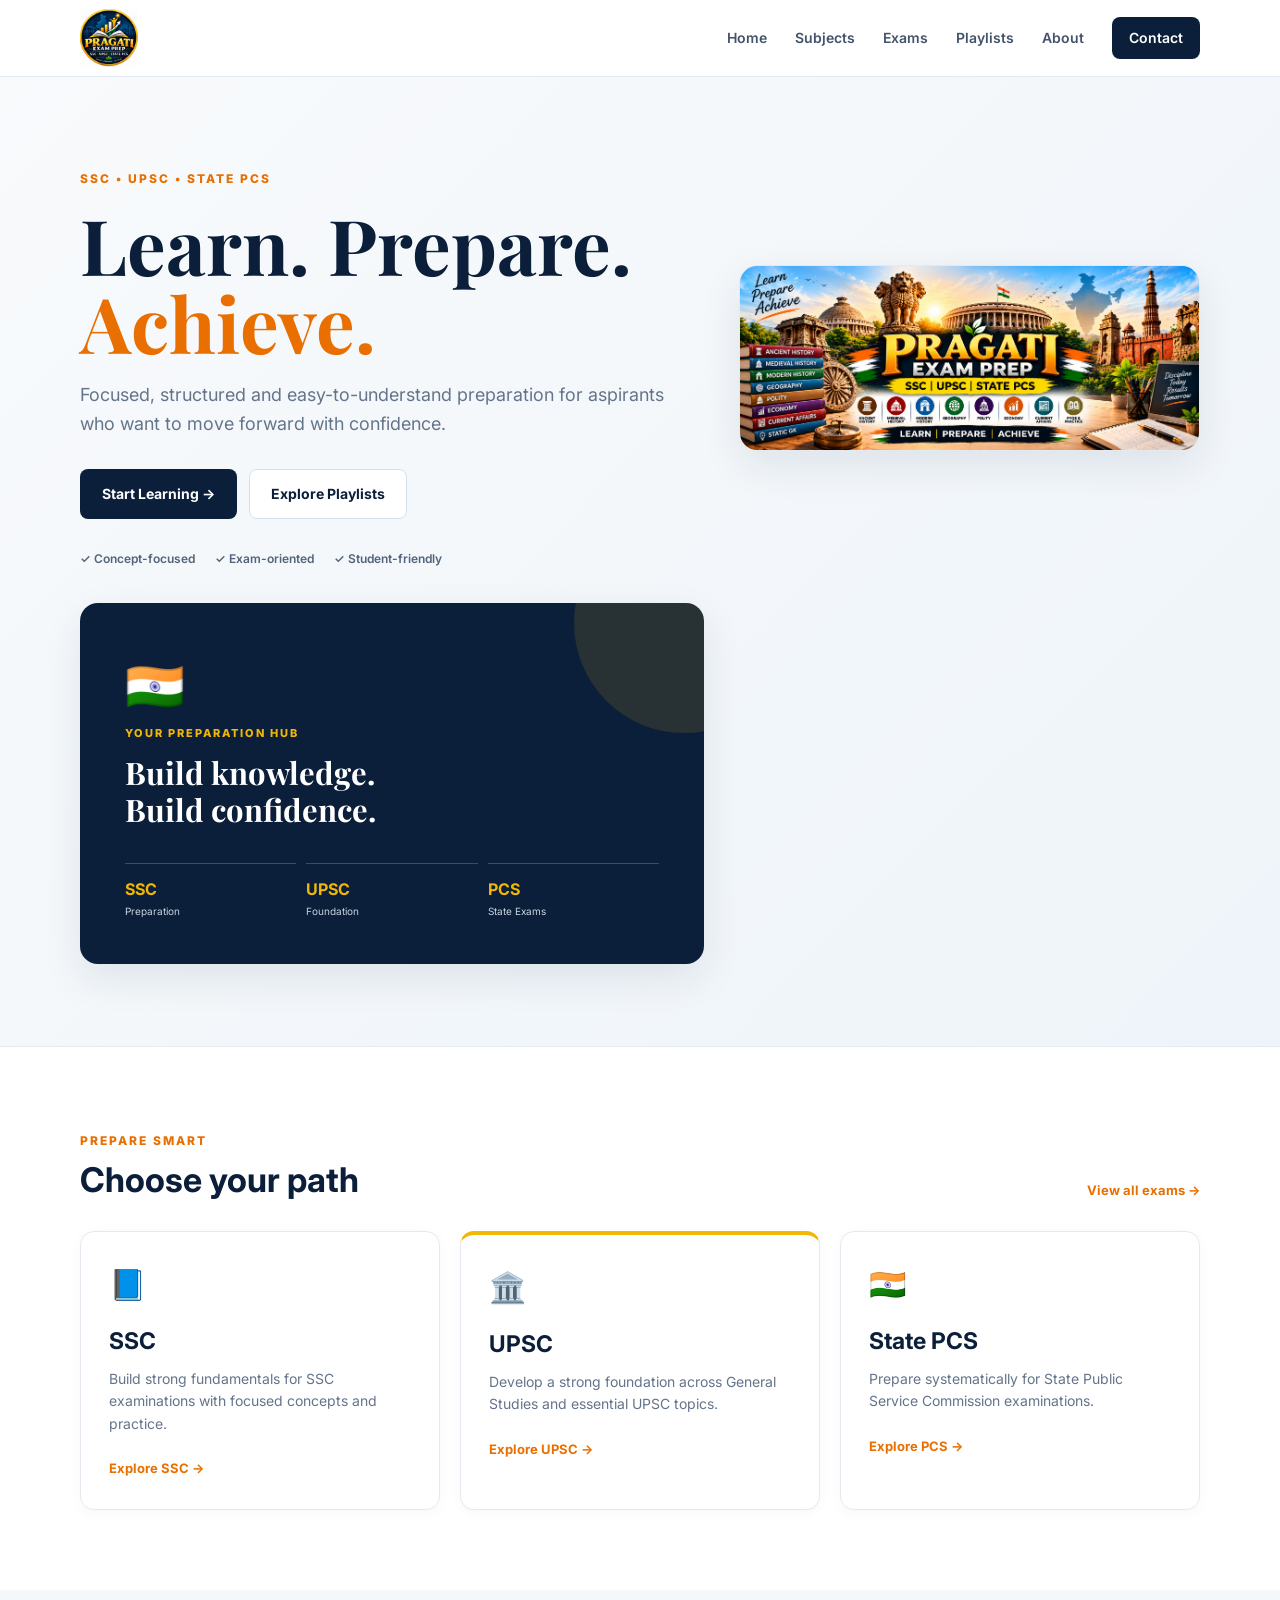
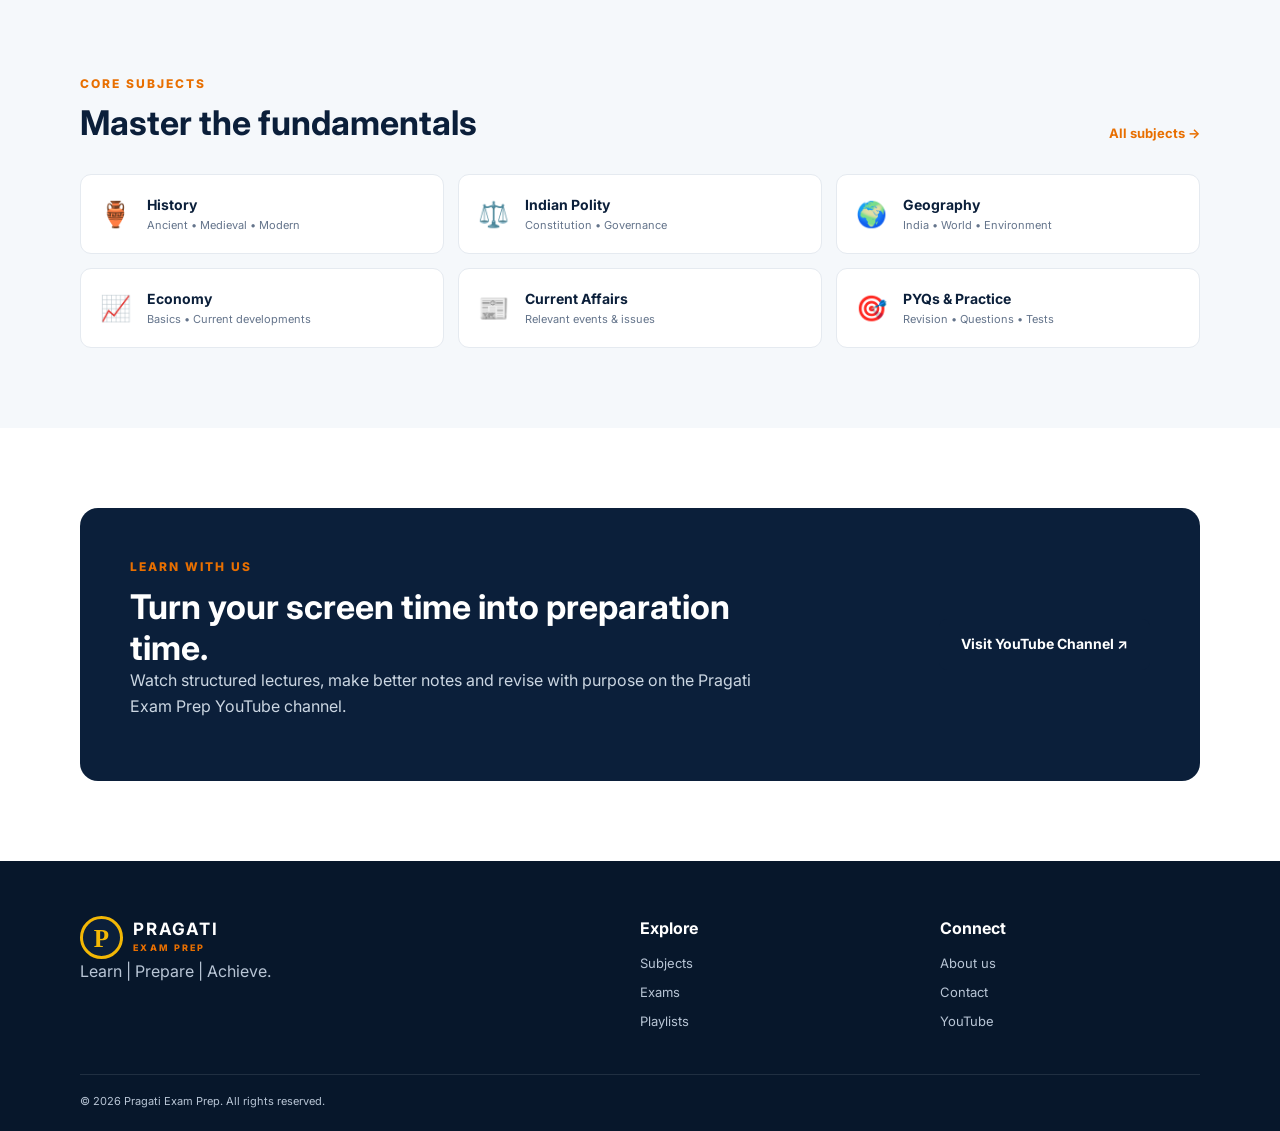
<file: index.html>
<!DOCTYPE html>
<html lang="en">
<head>
<meta charset="UTF-8">
<meta name="viewport" content="width=device-width, initial-scale=1.0">
<meta name="description" content="Pragati Exam Prep — focused SSC, UPSC and State PCS preparation. Learn | Prepare | Achieve.">
<meta name="keywords" content="SSC, UPSC, State PCS, competitive exams, history, polity, geography, current affairs">
<meta property="og:title" content="Pragati Exam Prep | SSC • UPSC • State PCS">
<meta property="og:description" content="Learn. Prepare. Achieve. Focused preparation for competitive exams.">
<meta property="og:type" content="website">
<title>Pragati Exam Prep | SSC • UPSC • State PCS</title>
<link rel="stylesheet" href="css/style.css">
</head>
<body>
<header class="site-header"><div class="container nav-wrap">
<a class="brand" href="index.html"><img class="brand-logo" src="Pragati%20Exam%20Prep%20Emblem.png" alt="Pragati Exam Prep logo"></a>
<button class="menu-btn" aria-label="Open menu">☰</button>
<nav class="nav"><a href="index.html">Home</a><a href="subjects.html">Subjects</a><a href="exams.html">Exams</a><a href="playlists.html">Playlists</a><a href="about.html">About</a><a class="nav-cta" href="contact.html">Contact</a></nav>
</div></header>
<main>
<section class="hero"><div class="container hero-grid"><div>
<span class="eyebrow">SSC • UPSC • STATE PCS</span><h1>Learn. Prepare.<br><span>Achieve.</span></h1>
<p class="hero-text">Focused, structured and easy-to-understand preparation for aspirants who want to move forward with confidence.</p>
<div class="actions"><a class="btn btn-primary" href="subjects.html">Start Learning →</a><a class="btn btn-light" href="playlists.html">Explore Playlists</a></div>
<div class="trust"><span>✓ Concept-focused</span><span>✓ Exam-oriented</span><span>✓ Student-friendly</span></div>
</div><div class="hero-visual"><img src="1.%20Pragati%20Exam%20Prep_%20Indian%20Education%20Banner.png" alt="Pragati Exam Prep — SSC, UPSC and State PCS"></div><div class="hero-card"><div class="india-symbol">🇮🇳</div><p class="card-label">YOUR PREPARATION HUB</p><h2>Build knowledge.<br>Build confidence.</h2>
<div class="mini-stats"><div><b>SSC</b><small>Preparation</small></div><div><b>UPSC</b><small>Foundation</small></div><div><b>PCS</b><small>State Exams</small></div></div></div></div></section>
<section class="section"><div class="container"><div class="section-head"><div><span class="eyebrow">PREPARE SMART</span><h2>Choose your path</h2></div><a class="text-link" href="exams.html">View all exams →</a></div>
<div class="cards three"><a class="card exam-card" href="exams.html#ssc"><span class="icon">📘</span><h3>SSC</h3><p>Build strong fundamentals for SSC examinations with focused concepts and practice.</p><span class="learn">Explore SSC →</span></a>
<a class="card exam-card featured" href="exams.html#upsc"><span class="icon">🏛️</span><h3>UPSC</h3><p>Develop a strong foundation across General Studies and essential UPSC topics.</p><span class="learn">Explore UPSC →</span></a>
<a class="card exam-card" href="exams.html#pcs"><span class="icon">🇮🇳</span><h3>State PCS</h3><p>Prepare systematically for State Public Service Commission examinations.</p><span class="learn">Explore PCS →</span></a></div></div></section>
<section class="section soft"><div class="container"><div class="section-head"><div><span class="eyebrow">CORE SUBJECTS</span><h2>Master the fundamentals</h2></div><a class="text-link" href="subjects.html">All subjects →</a></div>
<div class="subject-grid"><a href="subjects.html#history" class="subject"><span>🏺</span><div><b>History</b><small>Ancient • Medieval • Modern</small></div></a><a href="subjects.html#polity" class="subject"><span>⚖️</span><div><b>Indian Polity</b><small>Constitution • Governance</small></div></a><a href="subjects.html#geography" class="subject"><span>🌍</span><div><b>Geography</b><small>India • World • Environment</small></div></a><a href="subjects.html#economy" class="subject"><span>📈</span><div><b>Economy</b><small>Basics • Current developments</small></div></a><a href="subjects.html#current-affairs" class="subject"><span>📰</span><div><b>Current Affairs</b><small>Relevant events & issues</small></div></a><a href="subjects.html#practice" class="subject"><span>🎯</span><div><b>PYQs & Practice</b><small>Revision • Questions • Tests</small></div></a></div></div></section>
<section class="section"><div class="container youtube-banner"><div><span class="eyebrow">LEARN WITH US</span><h2>Turn your screen time into preparation time.</h2><p>Watch structured lectures, make better notes and revise with purpose on the Pragati Exam Prep YouTube channel.</p></div><a class="btn btn-primary" href="https://www.youtube.com/@ExamVerseEducation" target="_blank" rel="noopener" id="youtubeLink">Visit YouTube Channel ↗</a></div></section>
</main>
<footer class="footer"><div class="container footer-grid"><div><a class="brand footer-brand" href="index.html"><span class="brand-mark">P</span><span><strong>PRAGATI</strong><small>EXAM PREP</small></span></a><p>Learn | Prepare | Achieve.</p></div><div><b>Explore</b><a href="subjects.html">Subjects</a><a href="exams.html">Exams</a><a href="playlists.html">Playlists</a></div><div><b>Connect</b><a href="about.html">About us</a><a href="contact.html">Contact</a><a href="https://www.youtube.com/@ExamVerseEducation" target="_blank" rel="noopener" id="footerYoutube">YouTube</a></div></div><div class="container copyright">© <span id="year"></span> Pragati Exam Prep. All rights reserved.</div></footer>
<script src="js/script.js"></script></body></html>
</file>
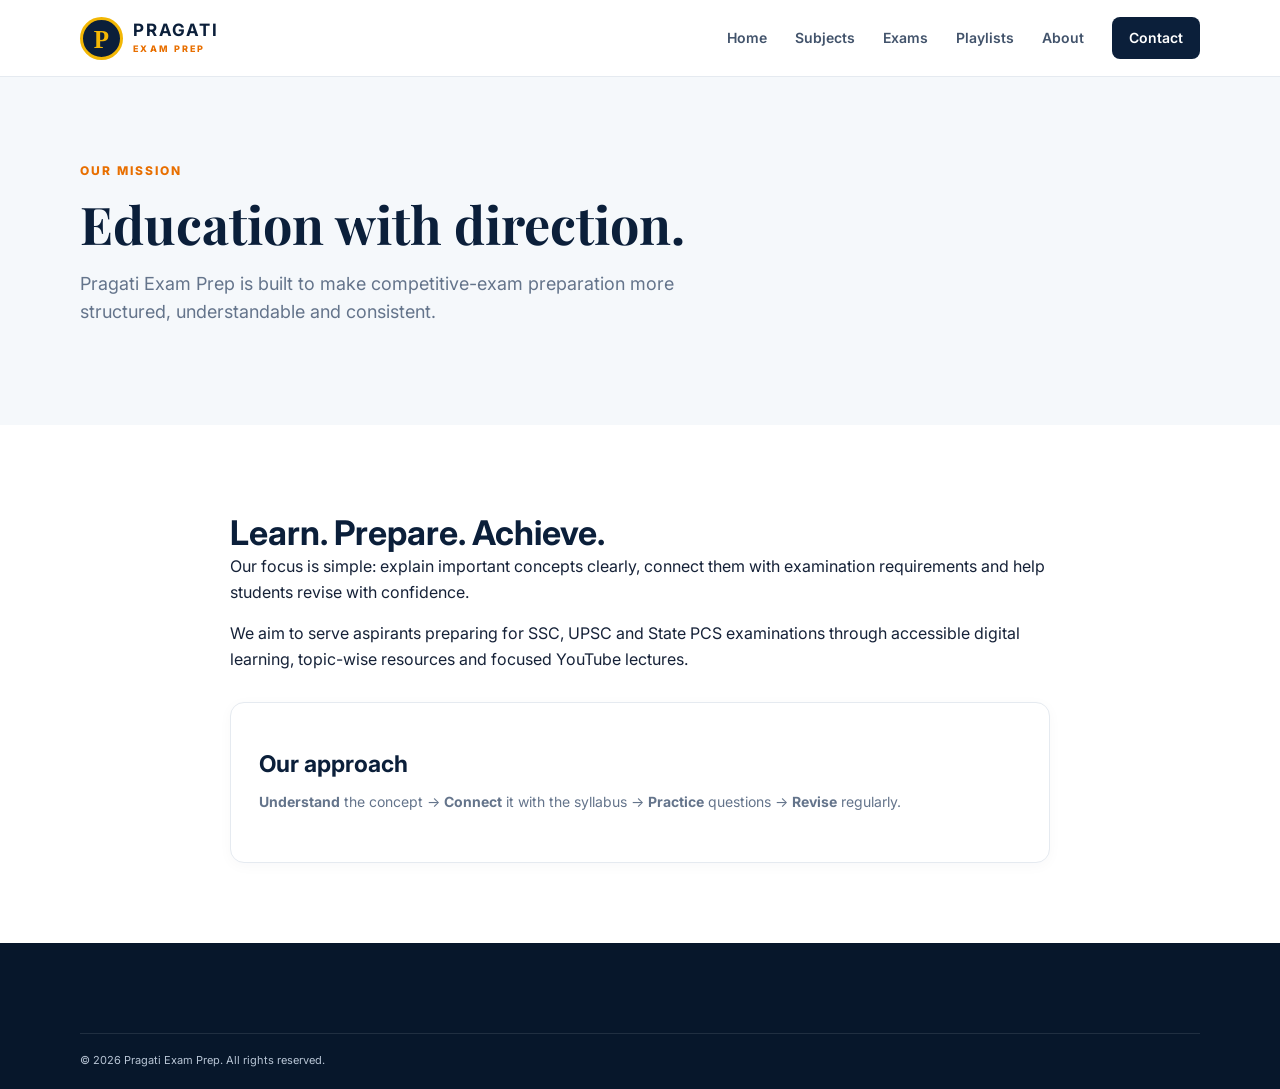
<file: about.html>
<!DOCTYPE html><html lang="en"><head><meta charset="UTF-8"><meta name="viewport" content="width=device-width,initial-scale=1"><meta name="description" content="About Pragati Exam Prep — Learn, Prepare, Achieve."><title>About | Pragati Exam Prep</title><link rel="stylesheet" href="css/style.css"></head><body><header class="site-header"><div class="container nav-wrap"><a class="brand" href="index.html"><span class="brand-mark">P</span><span><strong>PRAGATI</strong><small>EXAM PREP</small></span></a><button class="menu-btn">☰</button><nav class="nav"><a href="index.html">Home</a><a href="subjects.html">Subjects</a><a href="exams.html">Exams</a><a href="playlists.html">Playlists</a><a href="about.html">About</a><a class="nav-cta" href="contact.html">Contact</a></nav></div></header><main><section class="section soft"><div class="container"><span class="eyebrow">OUR MISSION</span><h1 style="font-size:52px">Education with direction.</h1><p class="hero-text">Pragati Exam Prep is built to make competitive-exam preparation more structured, understandable and consistent.</p></div></section><section class="section"><div class="container" style="max-width:820px"><h2>Learn. Prepare. Achieve.</h2><p>Our focus is simple: explain important concepts clearly, connect them with examination requirements and help students revise with confidence.</p><p>We aim to serve aspirants preparing for SSC, UPSC and State PCS examinations through accessible digital learning, topic-wise resources and focused YouTube lectures.</p><div class="card" style="margin-top:30px"><h3>Our approach</h3><p><strong>Understand</strong> the concept → <strong>Connect</strong> it with the syllabus → <strong>Practice</strong> questions → <strong>Revise</strong> regularly.</p></div></div></section></main><footer class="footer"><div class="container copyright">© <span id="year"></span> Pragati Exam Prep. All rights reserved.</div></footer><script src="js/script.js"></script></body></html>
</file>
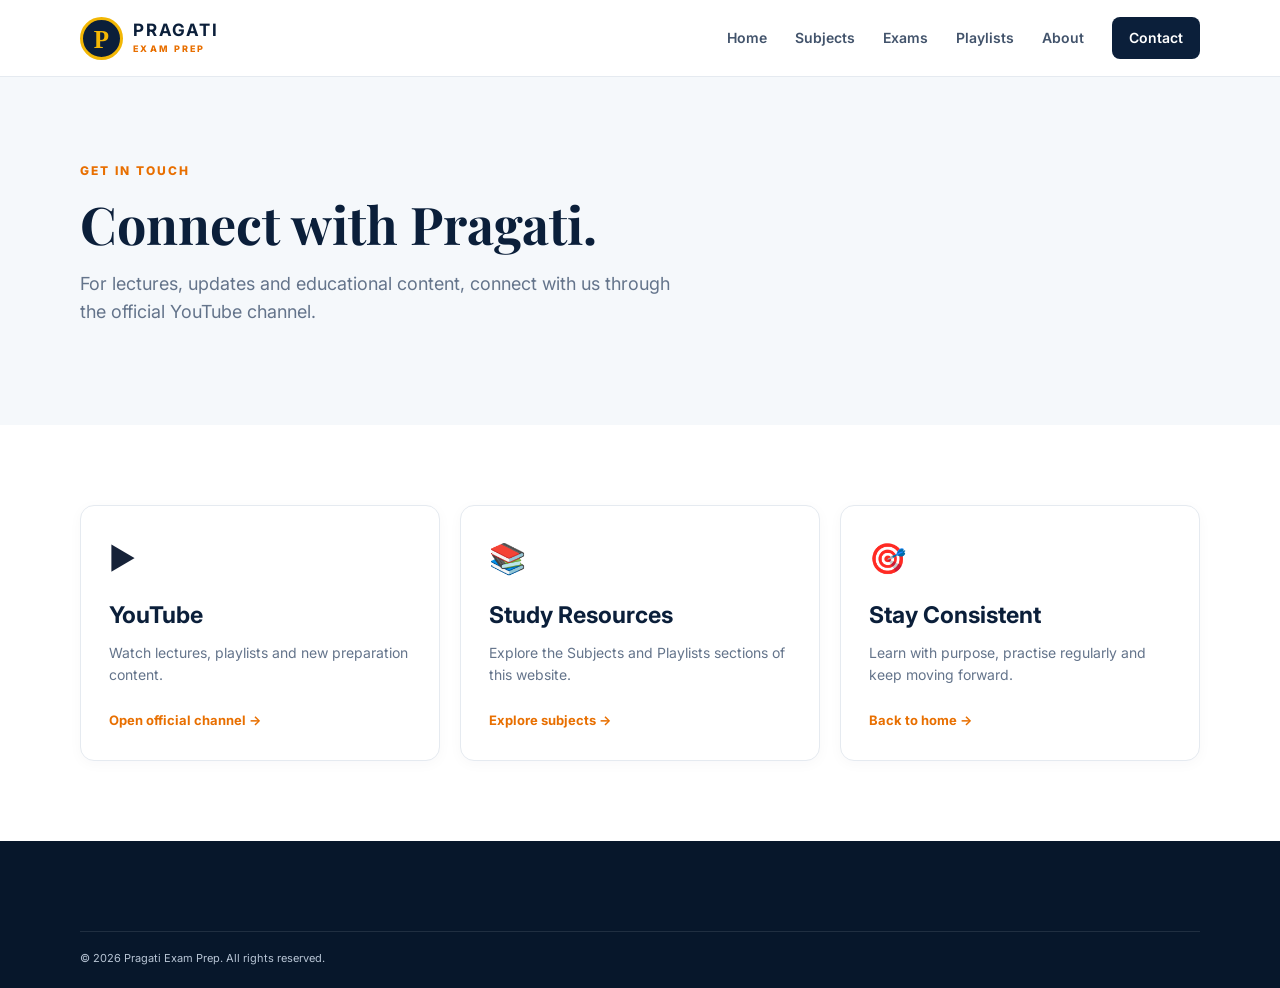
<file: contact.html>
<!DOCTYPE html><html lang="en"><head><meta charset="UTF-8"><meta name="viewport" content="width=device-width,initial-scale=1"><meta name="description" content="Contact Pragati Exam Prep and visit our official YouTube channel."><title>Contact | Pragati Exam Prep</title><link rel="stylesheet" href="css/style.css"></head><body><header class="site-header"><div class="container nav-wrap"><a class="brand" href="index.html"><span class="brand-mark">P</span><span><strong>PRAGATI</strong><small>EXAM PREP</small></span></a><button class="menu-btn">☰</button><nav class="nav"><a href="index.html">Home</a><a href="subjects.html">Subjects</a><a href="exams.html">Exams</a><a href="playlists.html">Playlists</a><a href="about.html">About</a><a class="nav-cta" href="contact.html">Contact</a></nav></div></header><main><section class="section soft"><div class="container"><span class="eyebrow">GET IN TOUCH</span><h1 style="font-size:52px">Connect with Pragati.</h1><p class="hero-text">For lectures, updates and educational content, connect with us through the official YouTube channel.</p></div></section><section class="section"><div class="container cards three"><div class="card"><span class="icon">▶️</span><h3>YouTube</h3><p>Watch lectures, playlists and new preparation content.</p><a class="learn" href="https://www.youtube.com/@ExamVerseEducation" target="_blank" rel="noopener">Open official channel →</a></div><div class="card"><span class="icon">📚</span><h3>Study Resources</h3><p>Explore the Subjects and Playlists sections of this website.</p><a class="learn" href="subjects.html">Explore subjects →</a></div><div class="card"><span class="icon">🎯</span><h3>Stay Consistent</h3><p>Learn with purpose, practise regularly and keep moving forward.</p><a class="learn" href="index.html">Back to home →</a></div></div></section></main><footer class="footer"><div class="container copyright">© <span id="year"></span> Pragati Exam Prep. All rights reserved.</div></footer><script src="js/script.js"></script></body></html>
</file>
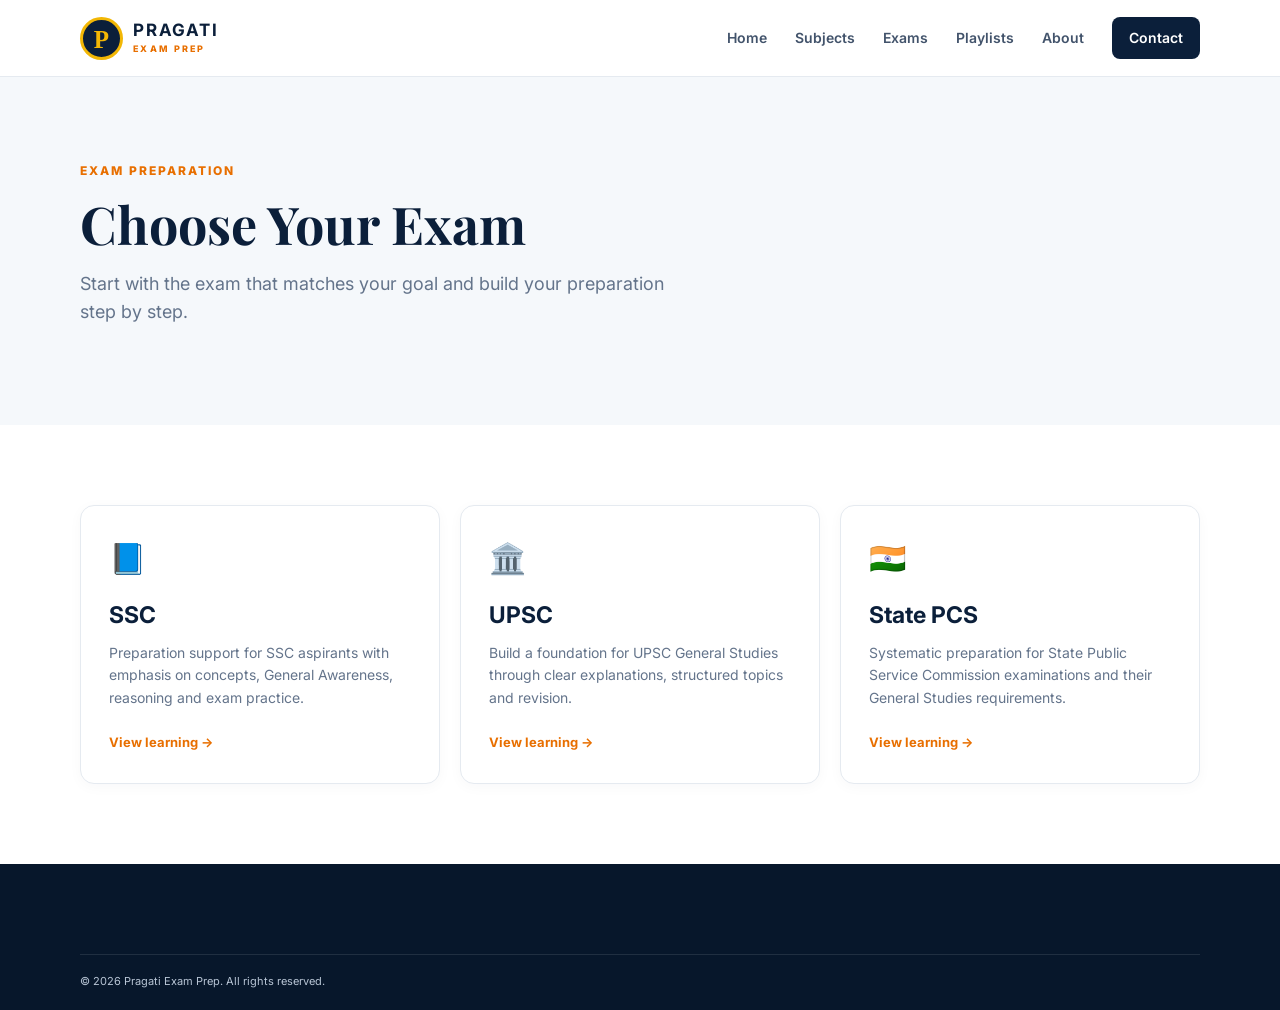
<file: exams.html>
<!DOCTYPE html><html lang="en"><head><meta charset="UTF-8"><meta name="viewport" content="width=device-width,initial-scale=1"><meta name="description" content="SSC, UPSC and State PCS preparation at Pragati Exam Prep."><title>Exams | Pragati Exam Prep</title><link rel="stylesheet" href="css/style.css"></head><body><header class="site-header"><div class="container nav-wrap"><a class="brand" href="index.html"><span class="brand-mark">P</span><span><strong>PRAGATI</strong><small>EXAM PREP</small></span></a><button class="menu-btn">☰</button><nav class="nav"><a href="index.html">Home</a><a href="subjects.html">Subjects</a><a href="exams.html">Exams</a><a href="playlists.html">Playlists</a><a href="about.html">About</a><a class="nav-cta" href="contact.html">Contact</a></nav></div></header><main><section class="section soft"><div class="container"><span class="eyebrow">EXAM PREPARATION</span><h1 style="font-size:52px">Choose Your Exam</h1><p class="hero-text">Start with the exam that matches your goal and build your preparation step by step.</p></div></section><section class="section"><div class="container cards three"><article id="ssc" class="card"><span class="icon">📘</span><h3>SSC</h3><p>Preparation support for SSC aspirants with emphasis on concepts, General Awareness, reasoning and exam practice.</p><a class="learn" href="playlists.html">View learning →</a></article><article id="upsc" class="card featured"><span class="icon">🏛️</span><h3>UPSC</h3><p>Build a foundation for UPSC General Studies through clear explanations, structured topics and revision.</p><a class="learn" href="playlists.html">View learning →</a></article><article id="pcs" class="card"><span class="icon">🇮🇳</span><h3>State PCS</h3><p>Systematic preparation for State Public Service Commission examinations and their General Studies requirements.</p><a class="learn" href="playlists.html">View learning →</a></article></div></section></main><footer class="footer"><div class="container copyright">© <span id="year"></span> Pragati Exam Prep. All rights reserved.</div></footer><script src="js/script.js"></script></body></html>
</file>
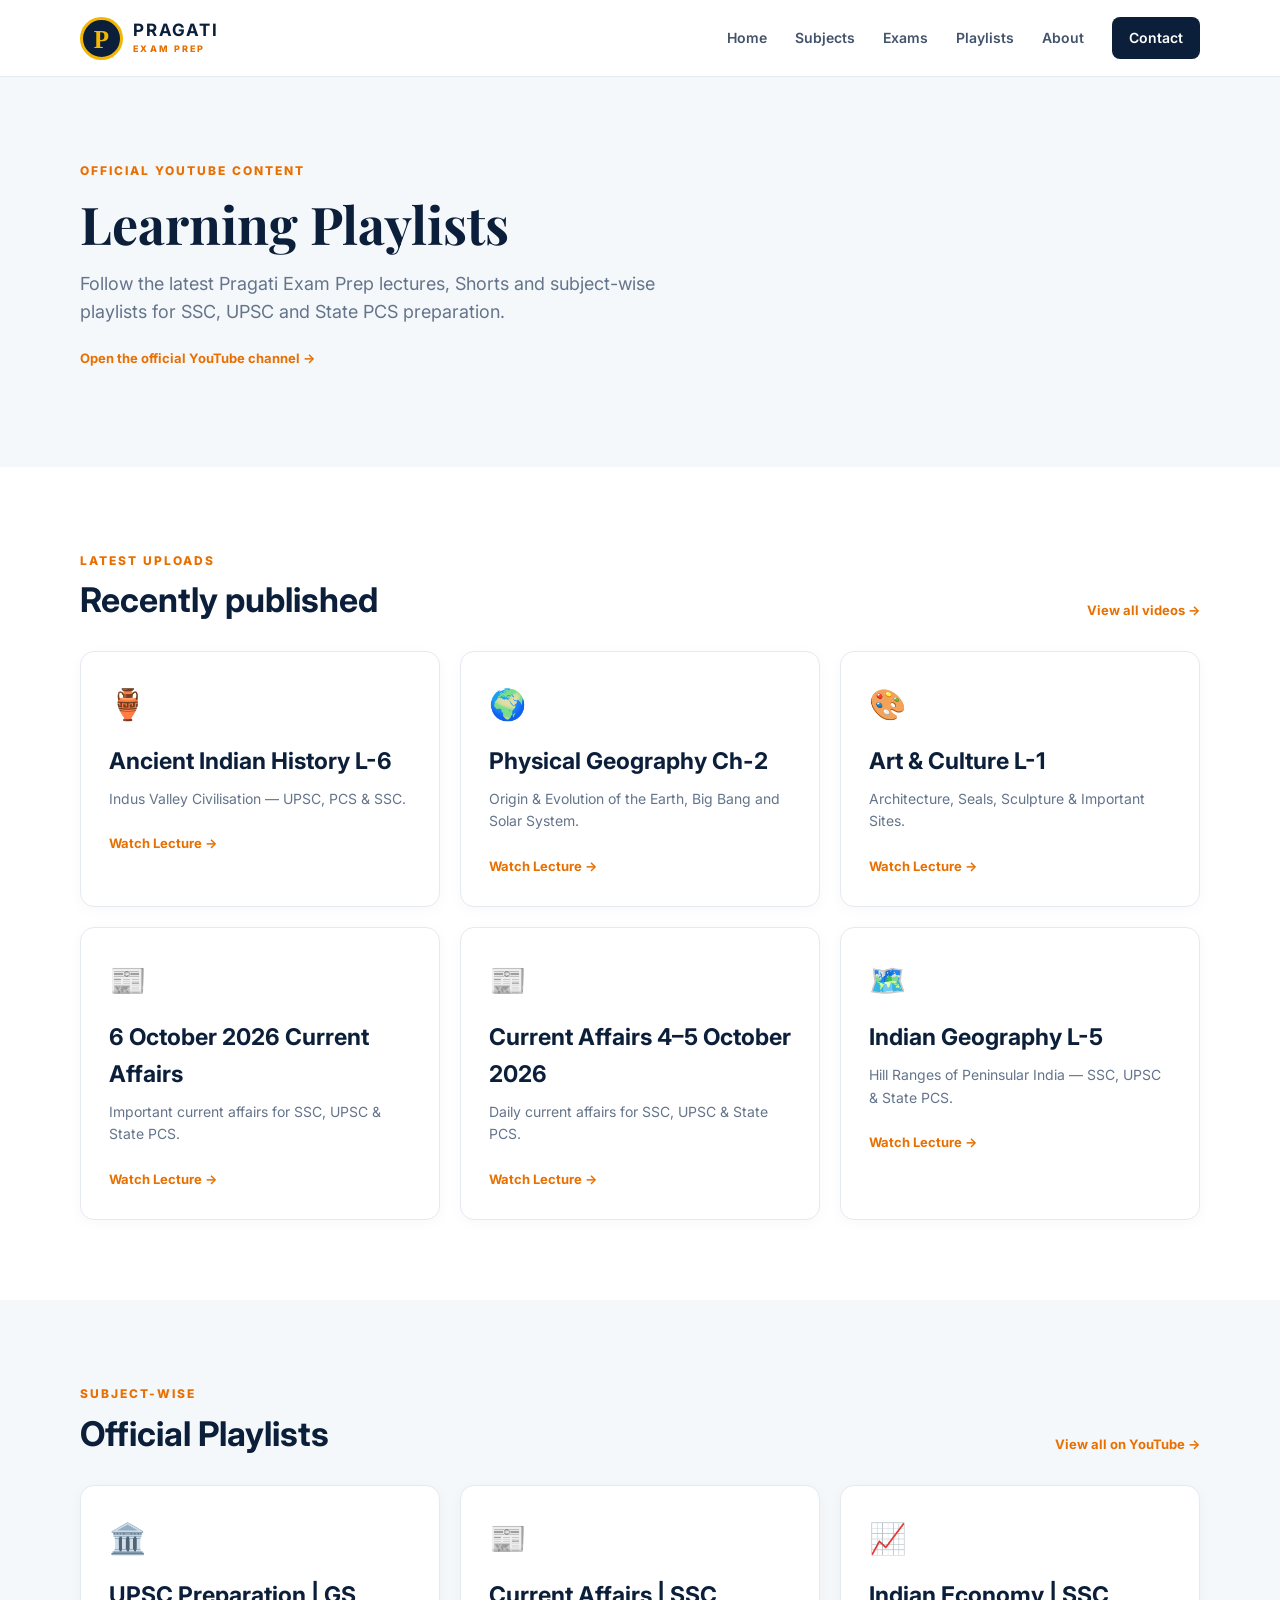
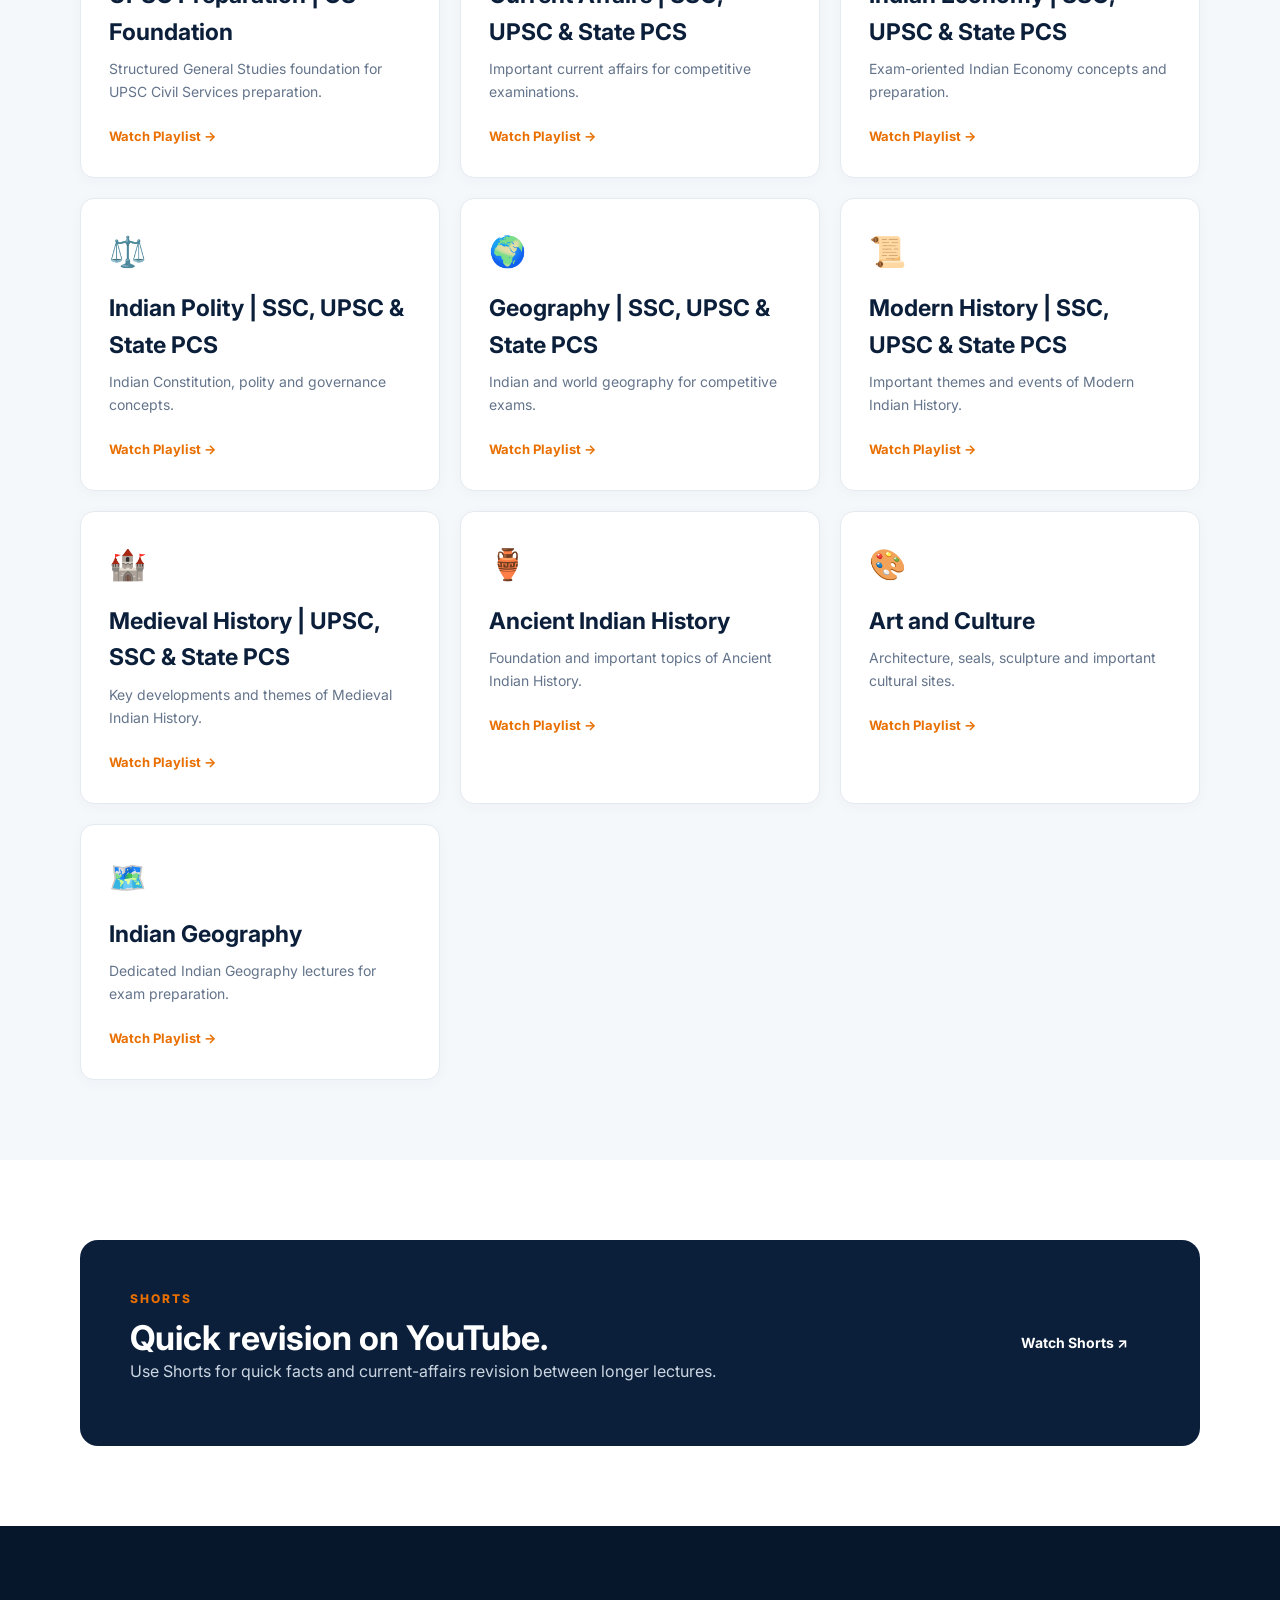
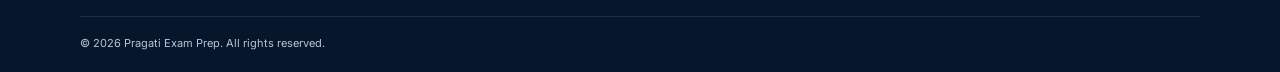
<file: playlists.html>
<!DOCTYPE html><html lang="en"><head><meta charset="UTF-8"><meta name="viewport" content="width=device-width,initial-scale=1"><meta name="description" content="Pragati Exam Prep YouTube playlists and latest lectures for SSC, UPSC and State PCS preparation."><meta property="og:title" content="Playlists | Pragati Exam Prep"><meta property="og:description" content="Official Pragati Exam Prep YouTube playlists and latest lectures."><title>Playlists | Pragati Exam Prep</title><link rel="stylesheet" href="css/style.css"></head><body><header class="site-header"><div class="container nav-wrap"><a class="brand" href="index.html"><span class="brand-mark">P</span><span><strong>PRAGATI</strong><small>EXAM PREP</small></span></a><button class="menu-btn">☰</button><nav class="nav"><a href="index.html">Home</a><a href="subjects.html">Subjects</a><a href="exams.html">Exams</a><a href="playlists.html">Playlists</a><a href="about.html">About</a><a class="nav-cta" href="contact.html">Contact</a></nav></div></header><main><section class="section soft"><div class="container"><span class="eyebrow">OFFICIAL YOUTUBE CONTENT</span><h1 style="font-size:52px">Learning Playlists</h1><p class="hero-text">Follow the latest Pragati Exam Prep lectures, Shorts and subject-wise playlists for SSC, UPSC and State PCS preparation.</p><p><a class="text-link" href="https://www.youtube.com/@ExamVerseEducation" target="_blank" rel="noopener">Open the official YouTube channel →</a></p></div></section>

<section class="section"><div class="container"><div class="section-head"><div><span class="eyebrow">LATEST UPLOADS</span><h2>Recently published</h2></div><a class="text-link" href="https://www.youtube.com/@ExamVerseEducation/videos" target="_blank" rel="noopener">View all videos →</a></div><div class="cards three">
<article class="card"><span class="icon">🏺</span><h3>Ancient Indian History L-6</h3><p>Indus Valley Civilisation — UPSC, PCS & SSC.</p><a class="learn" href="https://www.youtube.com/watch?v=p2rT7q92eQc" target="_blank" rel="noopener">Watch Lecture →</a></article>
<article class="card"><span class="icon">🌍</span><h3>Physical Geography Ch-2</h3><p>Origin & Evolution of the Earth, Big Bang and Solar System.</p><a class="learn" href="https://www.youtube.com/watch?v=X904qJaF2hA" target="_blank" rel="noopener">Watch Lecture →</a></article>
<article class="card"><span class="icon">🎨</span><h3>Art & Culture L-1</h3><p>Architecture, Seals, Sculpture & Important Sites.</p><a class="learn" href="https://www.youtube.com/watch?v=yDcx6G-glWg" target="_blank" rel="noopener">Watch Lecture →</a></article>
<article class="card"><span class="icon">📰</span><h3>6 October 2026 Current Affairs</h3><p>Important current affairs for SSC, UPSC & State PCS.</p><a class="learn" href="https://www.youtube.com/watch?v=Uk47Q4_W5Io" target="_blank" rel="noopener">Watch Lecture →</a></article>
<article class="card"><span class="icon">📰</span><h3>Current Affairs 4–5 October 2026</h3><p>Daily current affairs for SSC, UPSC & State PCS.</p><a class="learn" href="https://www.youtube.com/watch?v=dMiULmWQEoM" target="_blank" rel="noopener">Watch Lecture →</a></article>
<article class="card"><span class="icon">🗺️</span><h3>Indian Geography L-5</h3><p>Hill Ranges of Peninsular India — SSC, UPSC & State PCS.</p><a class="learn" href="https://www.youtube.com/watch?v=P8YGfKp4d7E" target="_blank" rel="noopener">Watch Lecture →</a></article>
</div></div></section>

<section class="section soft"><div class="container"><div class="section-head"><div><span class="eyebrow">SUBJECT-WISE</span><h2>Official Playlists</h2></div><a class="text-link" href="https://www.youtube.com/@ExamVerseEducation/playlists" target="_blank" rel="noopener">View all on YouTube →</a></div><div class="cards three">
<article class="card"><span class="icon">🏛️</span><h3>UPSC Preparation | GS Foundation</h3><p>Structured General Studies foundation for UPSC Civil Services preparation.</p><a class="learn" href="https://www.youtube.com/playlist?list=PLHlvmUj345GM" target="_blank" rel="noopener">Watch Playlist →</a></article>
<article class="card"><span class="icon">📰</span><h3>Current Affairs | SSC, UPSC & State PCS</h3><p>Important current affairs for competitive examinations.</p><a class="learn" href="https://www.youtube.com/playlist?list=PLKOkAfjJ4d9U" target="_blank" rel="noopener">Watch Playlist →</a></article>
<article class="card"><span class="icon">📈</span><h3>Indian Economy | SSC, UPSC & State PCS</h3><p>Exam-oriented Indian Economy concepts and preparation.</p><a class="learn" href="https://www.youtube.com/playlist?list=PLa5FMoq6axWk" target="_blank" rel="noopener">Watch Playlist →</a></article>
<article class="card"><span class="icon">⚖️</span><h3>Indian Polity | SSC, UPSC & State PCS</h3><p>Indian Constitution, polity and governance concepts.</p><a class="learn" href="https://www.youtube.com/playlist?list=PLbYgD4_x8E5E" target="_blank" rel="noopener">Watch Playlist →</a></article>
<article class="card"><span class="icon">🌍</span><h3>Geography | SSC, UPSC & State PCS</h3><p>Indian and world geography for competitive exams.</p><a class="learn" href="https://www.youtube.com/playlist?list=PLW2enr1DX4oI" target="_blank" rel="noopener">Watch Playlist →</a></article>
<article class="card"><span class="icon">📜</span><h3>Modern History | SSC, UPSC & State PCS</h3><p>Important themes and events of Modern Indian History.</p><a class="learn" href="https://www.youtube.com/playlist?list=PLG6N6IJQHO8s" target="_blank" rel="noopener">Watch Playlist →</a></article>
<article class="card"><span class="icon">🏰</span><h3>Medieval History | UPSC, SSC & State PCS</h3><p>Key developments and themes of Medieval Indian History.</p><a class="learn" href="https://www.youtube.com/playlist?list=PLbA1wDccmNOs" target="_blank" rel="noopener">Watch Playlist →</a></article>
<article class="card"><span class="icon">🏺</span><h3>Ancient Indian History</h3><p>Foundation and important topics of Ancient Indian History.</p><a class="learn" href="https://www.youtube.com/playlist?list=PLCpvWazxGYM0" target="_blank" rel="noopener">Watch Playlist →</a></article>
<article class="card"><span class="icon">🎨</span><h3>Art and Culture</h3><p>Architecture, seals, sculpture and important cultural sites.</p><a class="learn" href="https://www.youtube.com/playlist?list=PLSS4UyOAfJXk" target="_blank" rel="noopener">Watch Playlist →</a></article>
<article class="card"><span class="icon">🗺️</span><h3>Indian Geography</h3><p>Dedicated Indian Geography lectures for exam preparation.</p><a class="learn" href="https://www.youtube.com/playlist?list=PLG5aTr4I6oeU" target="_blank" rel="noopener">Watch Playlist →</a></article>
</div></div></section>

<section class="section"><div class="container youtube-banner"><div><span class="eyebrow">SHORTS</span><h2>Quick revision on YouTube.</h2><p>Use Shorts for quick facts and current-affairs revision between longer lectures.</p></div><a class="btn btn-primary" href="https://www.youtube.com/@ExamVerseEducation/shorts" target="_blank" rel="noopener">Watch Shorts ↗</a></div></section>
</main><footer class="footer"><div class="container copyright">© <span id="year"></span> Pragati Exam Prep. All rights reserved.</div></footer><script src="js/script.js"></script></body></html>
</file>
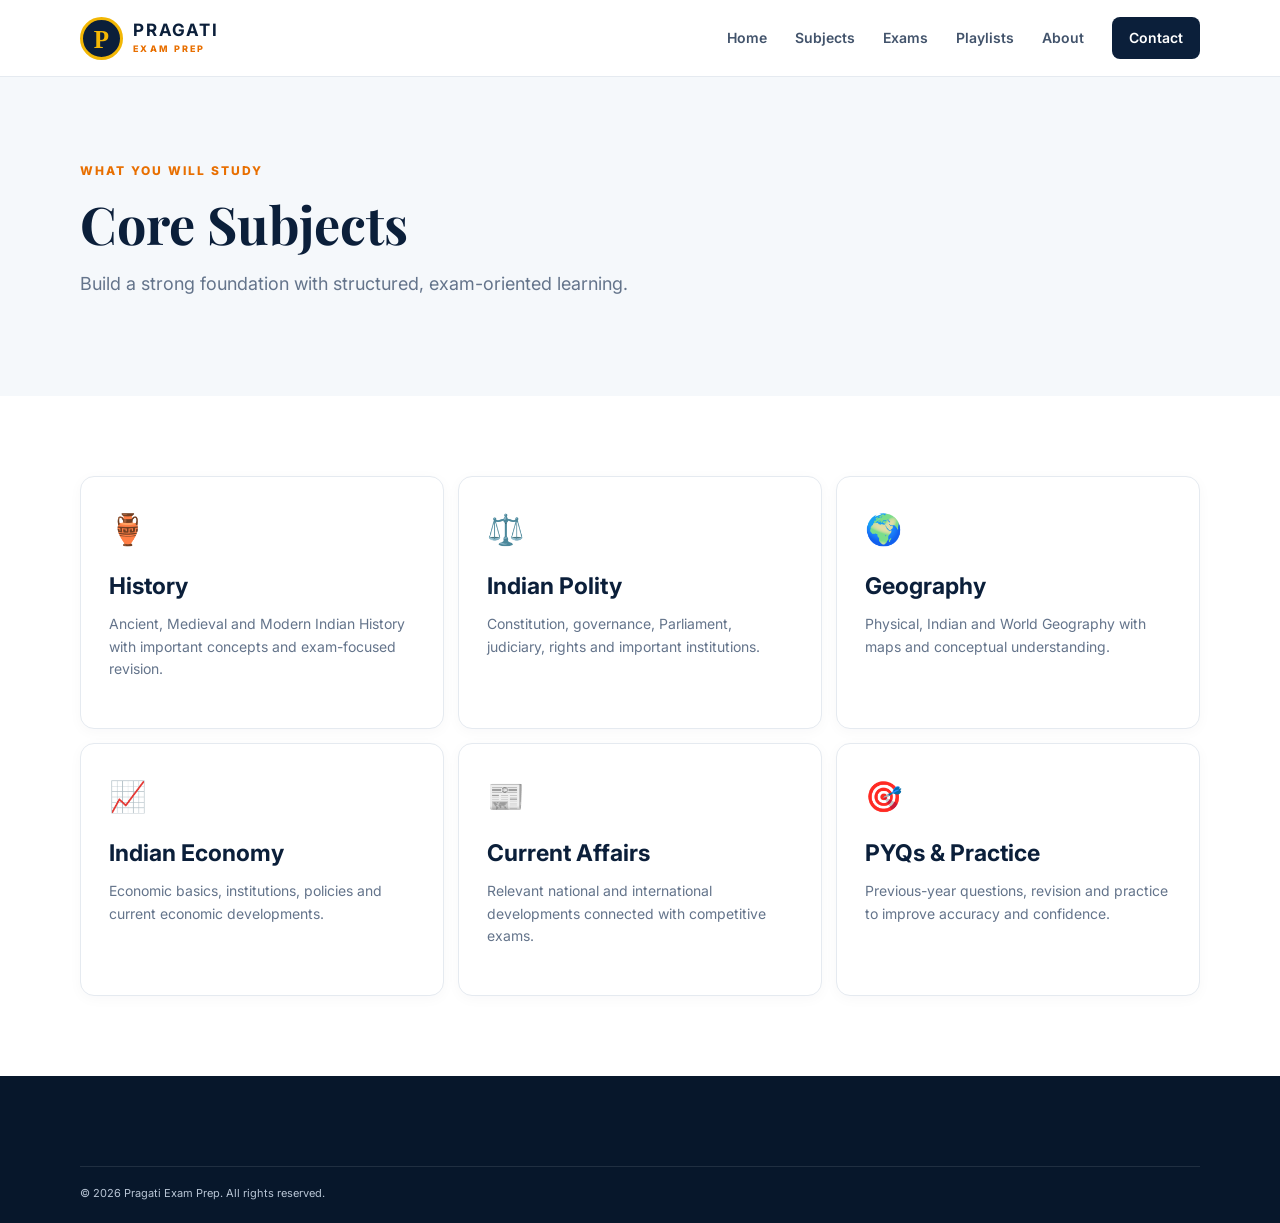
<file: subjects.html>
<!DOCTYPE html><html lang="en"><head><meta charset="UTF-8"><meta name="viewport" content="width=device-width,initial-scale=1"><meta name="description" content="Subjects for SSC, UPSC and State PCS preparation at Pragati Exam Prep."><title>Subjects | Pragati Exam Prep</title><link rel="stylesheet" href="css/style.css"></head><body><header class="site-header"><div class="container nav-wrap"><a class="brand" href="index.html"><span class="brand-mark">P</span><span><strong>PRAGATI</strong><small>EXAM PREP</small></span></a><button class="menu-btn">☰</button><nav class="nav"><a href="index.html">Home</a><a href="subjects.html">Subjects</a><a href="exams.html">Exams</a><a href="playlists.html">Playlists</a><a href="about.html">About</a><a class="nav-cta" href="contact.html">Contact</a></nav></div></header><main><section class="section soft"><div class="container"><span class="eyebrow">WHAT YOU WILL STUDY</span><h1 style="font-size:52px">Core Subjects</h1><p class="hero-text">Build a strong foundation with structured, exam-oriented learning.</p></div></section><section class="section"><div class="container"><div class="subject-grid"><div id="history" class="card"><span class="icon">🏺</span><h3>History</h3><p>Ancient, Medieval and Modern Indian History with important concepts and exam-focused revision.</p></div><div id="polity" class="card"><span class="icon">⚖️</span><h3>Indian Polity</h3><p>Constitution, governance, Parliament, judiciary, rights and important institutions.</p></div><div id="geography" class="card"><span class="icon">🌍</span><h3>Geography</h3><p>Physical, Indian and World Geography with maps and conceptual understanding.</p></div><div id="economy" class="card"><span class="icon">📈</span><h3>Indian Economy</h3><p>Economic basics, institutions, policies and current economic developments.</p></div><div id="current-affairs" class="card"><span class="icon">📰</span><h3>Current Affairs</h3><p>Relevant national and international developments connected with competitive exams.</p></div><div id="practice" class="card"><span class="icon">🎯</span><h3>PYQs & Practice</h3><p>Previous-year questions, revision and practice to improve accuracy and confidence.</p></div></div></div></section></main><footer class="footer"><div class="container copyright">© <span id="year"></span> Pragati Exam Prep. All rights reserved.</div></footer><script src="js/script.js"></script></body></html>
</file>
<file: css/style.css>
@import url('https://fonts.googleapis.com/css2?family=Inter:wght@400;500;600;700;800&family=Playfair+Display:wght@700&display=swap');
:root{--navy:#0b1f3a;--navy2:#12345b;--gold:#f2b705;--saffron:#e86f00;--ink:#162238;--muted:#64748b;--line:#e5eaf0;--soft:#f5f8fb;--white:#fff;--shadow:0 14px 40px rgba(11,31,58,.09)}
*{box-sizing:border-box}html{scroll-behavior:smooth}body{margin:0;font-family:Inter,Arial,sans-serif;color:var(--ink);line-height:1.6;background:#fff}a{text-decoration:none;color:inherit}.container{width:min(1120px,92%);margin:auto}.site-header{position:sticky;top:0;z-index:20;background:rgba(255,255,255,.96);backdrop-filter:blur(12px);border-bottom:1px solid var(--line)}.nav-wrap{height:76px;display:flex;align-items:center;justify-content:space-between}.brand{display:flex;align-items:center;gap:10px;color:var(--navy)}.brand-logo{width:58px;height:58px;object-fit:contain;display:block}.hero-visual{background:#fff;border-radius:18px;overflow:hidden;box-shadow:var(--shadow);border:1px solid var(--line);margin-bottom:18px}.hero-visual img{display:block;width:100%;height:auto}.brand-mark{width:43px;height:43px;border-radius:50%;display:grid;place-items:center;background:var(--navy);color:var(--gold);font-family:Georgia,serif;font-size:25px;font-weight:700;border:3px solid var(--gold)}.brand strong,.brand small{display:block;line-height:1.05}.brand strong{font-size:17px;letter-spacing:1.8px}.brand small{font-size:9px;letter-spacing:2.3px;margin-top:4px;color:var(--saffron);font-weight:800}.nav{display:flex;align-items:center;gap:28px;font-size:14px;font-weight:600}.nav a{color:#42536b}.nav a:hover{color:var(--navy)}.nav-cta{background:var(--navy);color:#fff!important;padding:10px 17px;border-radius:8px}.menu-btn{display:none;border:0;background:none;font-size:25px;color:var(--navy)}
.hero{background:linear-gradient(135deg,#f8fafc 0%,#eef4f9 100%);padding:88px 0 82px;border-bottom:1px solid var(--line)}.hero-grid{display:grid;grid-template-columns:1.15fr .85fr;gap:35px;align-items:center}.eyebrow{font-size:12px;font-weight:800;letter-spacing:2px;color:var(--saffron)}h1,h2,h3,p{margin-top:0}h1{font-family:"Playfair Display",Georgia,serif;color:var(--navy);font-size:clamp(48px,6vw,78px);line-height:1.02;margin:14px 0 20px}h1 span{color:var(--saffron)}h2{font-size:34px;line-height:1.2;color:var(--navy);margin:8px 0 0}.hero-text{max-width:620px;font-size:18px;color:var(--muted)}.actions{display:flex;gap:12px;margin:30px 0}.btn{display:inline-block;padding:13px 21px;border-radius:8px;font-weight:700;font-size:14px;border:1px solid transparent}.btn-primary{background:var(--navy);color:#fff}.btn-primary:hover{background:var(--navy2)}.btn-light{background:#fff;border-color:#d8e0e9;color:var(--navy)}.trust{display:flex;gap:20px;flex-wrap:wrap;color:#53647a;font-size:12px;font-weight:600}.hero-card{background:var(--navy);color:#fff;padding:45px;border-radius:18px;box-shadow:var(--shadow);position:relative;overflow:hidden}.hero-card:after{content:"";position:absolute;width:220px;height:220px;border-radius:50%;background:rgba(242,183,5,.12);right:-90px;top:-90px}.india-symbol{font-size:48px}.card-label{font-size:11px;letter-spacing:2px;color:var(--gold);font-weight:800}.hero-card h2{color:#fff;font-family:"Playfair Display",Georgia,serif;font-size:31px}.mini-stats{display:grid;grid-template-columns:repeat(3,1fr);gap:10px;margin-top:35px}.mini-stats div{border-top:1px solid rgba(255,255,255,.2);padding-top:13px}.mini-stats b,.mini-stats small{display:block}.mini-stats b{color:var(--gold)}.mini-stats small{font-size:10px;color:#c9d4e0}
.section{padding:80px 0}.soft{background:var(--soft)}.section-head{display:flex;justify-content:space-between;align-items:end;margin-bottom:30px}.text-link,.learn{color:var(--saffron);font-weight:700;font-size:13px}.cards.three{display:grid;grid-template-columns:repeat(3,1fr);gap:20px}.card{border:1px solid var(--line);background:#fff;border-radius:14px;padding:28px;transition:.25s;box-shadow:0 3px 14px rgba(11,31,58,.03)}.card:hover{transform:translateY(-4px);box-shadow:var(--shadow);border-color:#d4dfea}.exam-card.featured{border-top:4px solid var(--gold)}.icon{font-size:30px}.card h3{font-size:23px;color:var(--navy);margin:15px 0 8px}.card p{color:var(--muted);font-size:14px;margin-bottom:20px}.subject-grid{display:grid;grid-template-columns:repeat(3,1fr);gap:14px}.subject{display:flex;align-items:center;gap:16px;padding:19px;background:#fff;border:1px solid var(--line);border-radius:11px}.subject:hover{border-color:#c9d5e3;box-shadow:0 8px 22px rgba(11,31,58,.06)}.subject>span{font-size:25px}.subject b,.subject small{display:block}.subject b{color:var(--navy);font-size:14px}.subject small{color:var(--muted);font-size:11px}.youtube-banner{background:var(--navy);border-radius:18px;padding:45px 50px;color:#fff;display:flex;justify-content:space-between;align-items:center;gap:35px}.youtube-banner h2{color:#fff;max-width:650px}.youtube-banner p{color:#cbd6e2;max-width:650px}.footer{background:#07172b;color:#b8c5d5;padding:55px 0 20px}.footer-grid{display:grid;grid-template-columns:2fr 1fr 1fr;gap:40px}.footer-brand{color:#fff}.footer b{display:block;color:#fff;margin-bottom:12px}.footer a:not(.brand){display:block;margin:8px 0;font-size:13px}.footer a:hover{color:#fff}.copyright{border-top:1px solid rgba(255,255,255,.1);margin-top:35px;padding-top:18px;font-size:11px}
@media(max-width:800px){.brand-logo{width:52px;height:52px}.menu-btn{display:block}.nav{display:none;position:absolute;top:76px;left:0;right:0;background:#fff;padding:18px 4%;border-bottom:1px solid var(--line);flex-direction:column;align-items:flex-start;gap:16px}.nav.open{display:flex}.hero-grid{grid-template-columns:1fr;gap:40px}.cards.three,.subject-grid{grid-template-columns:1fr}.section{padding:60px 0}.youtube-banner{flex-direction:column;align-items:flex-start;padding:35px}.footer-grid{grid-template-columns:1fr 1fr}.footer-grid>div:first-child{grid-column:1/-1}}@media(max-width:480px){.hero{padding:60px 0}.hero-card{padding:30px}.section-head{align-items:start;gap:15px;flex-direction:column}.footer-grid{grid-template-columns:1fr}.actions{flex-direction:column}.btn{text-align:center}}
</file>
